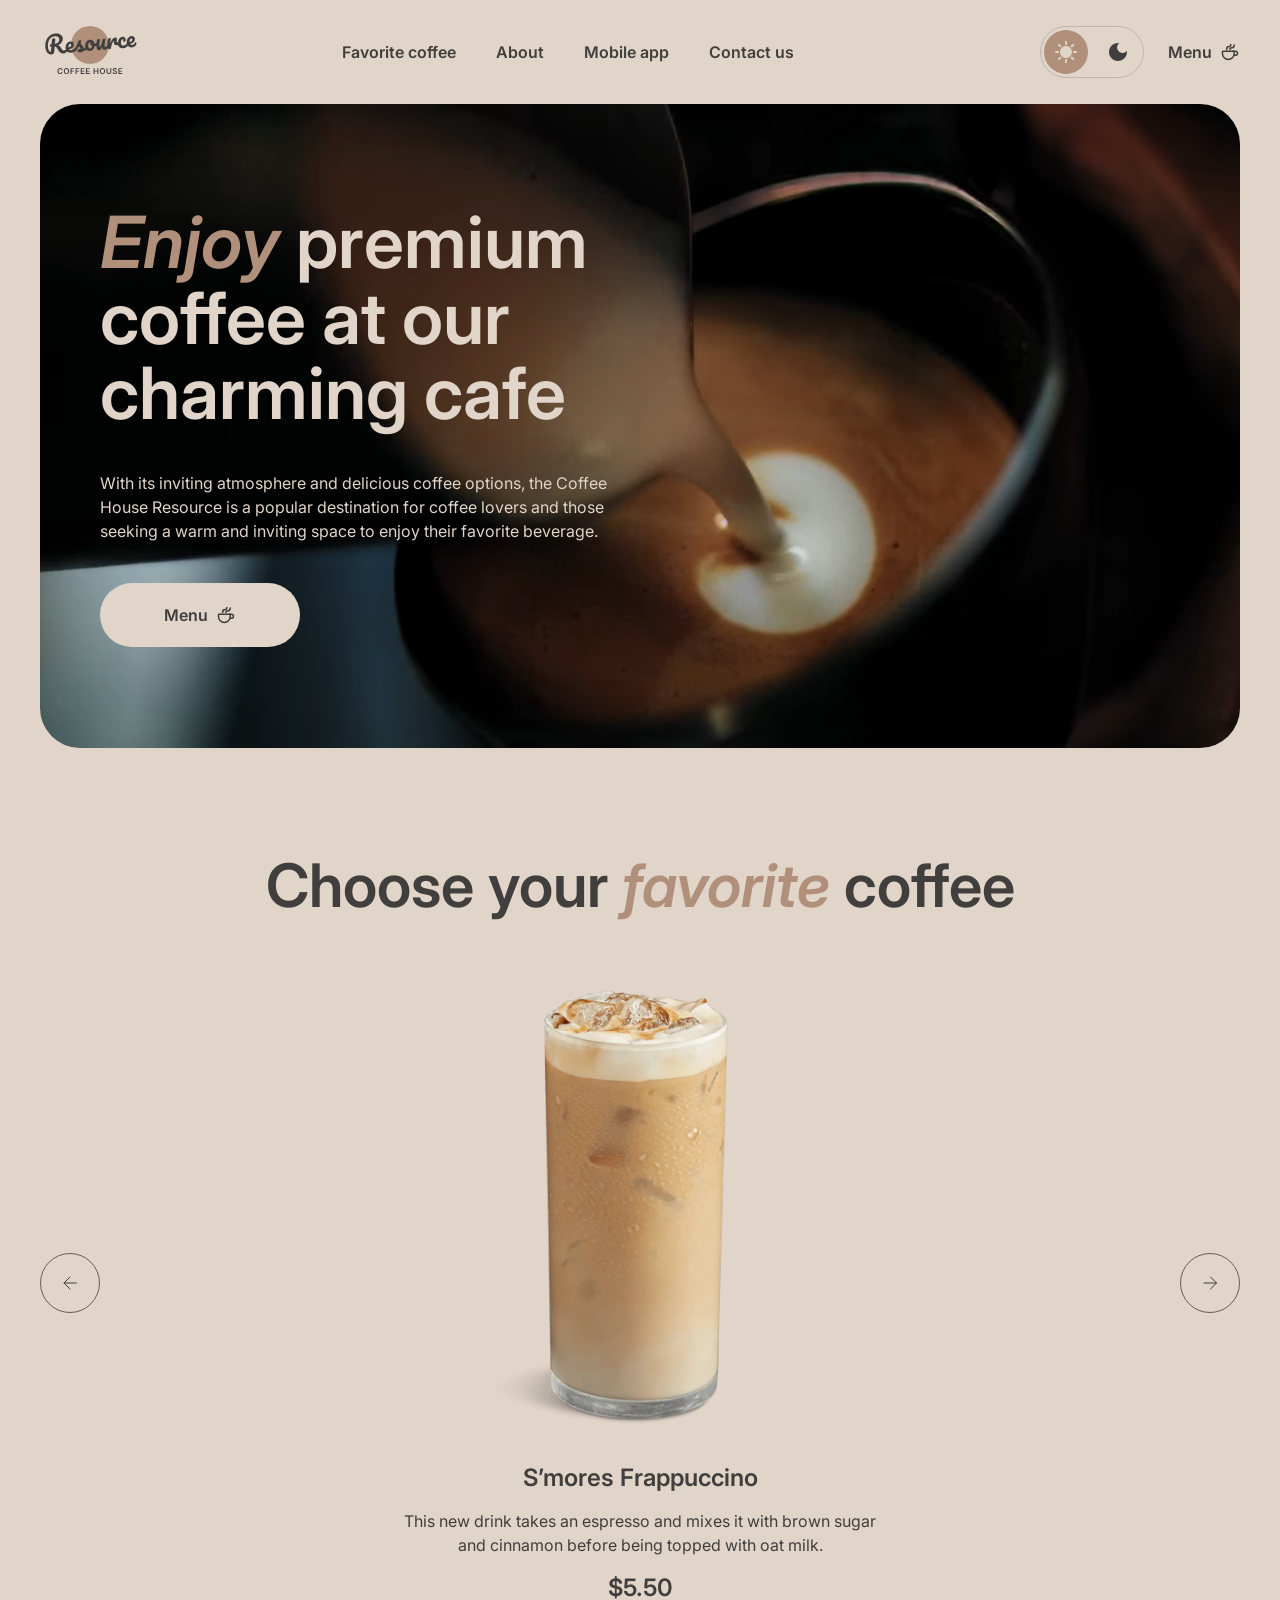
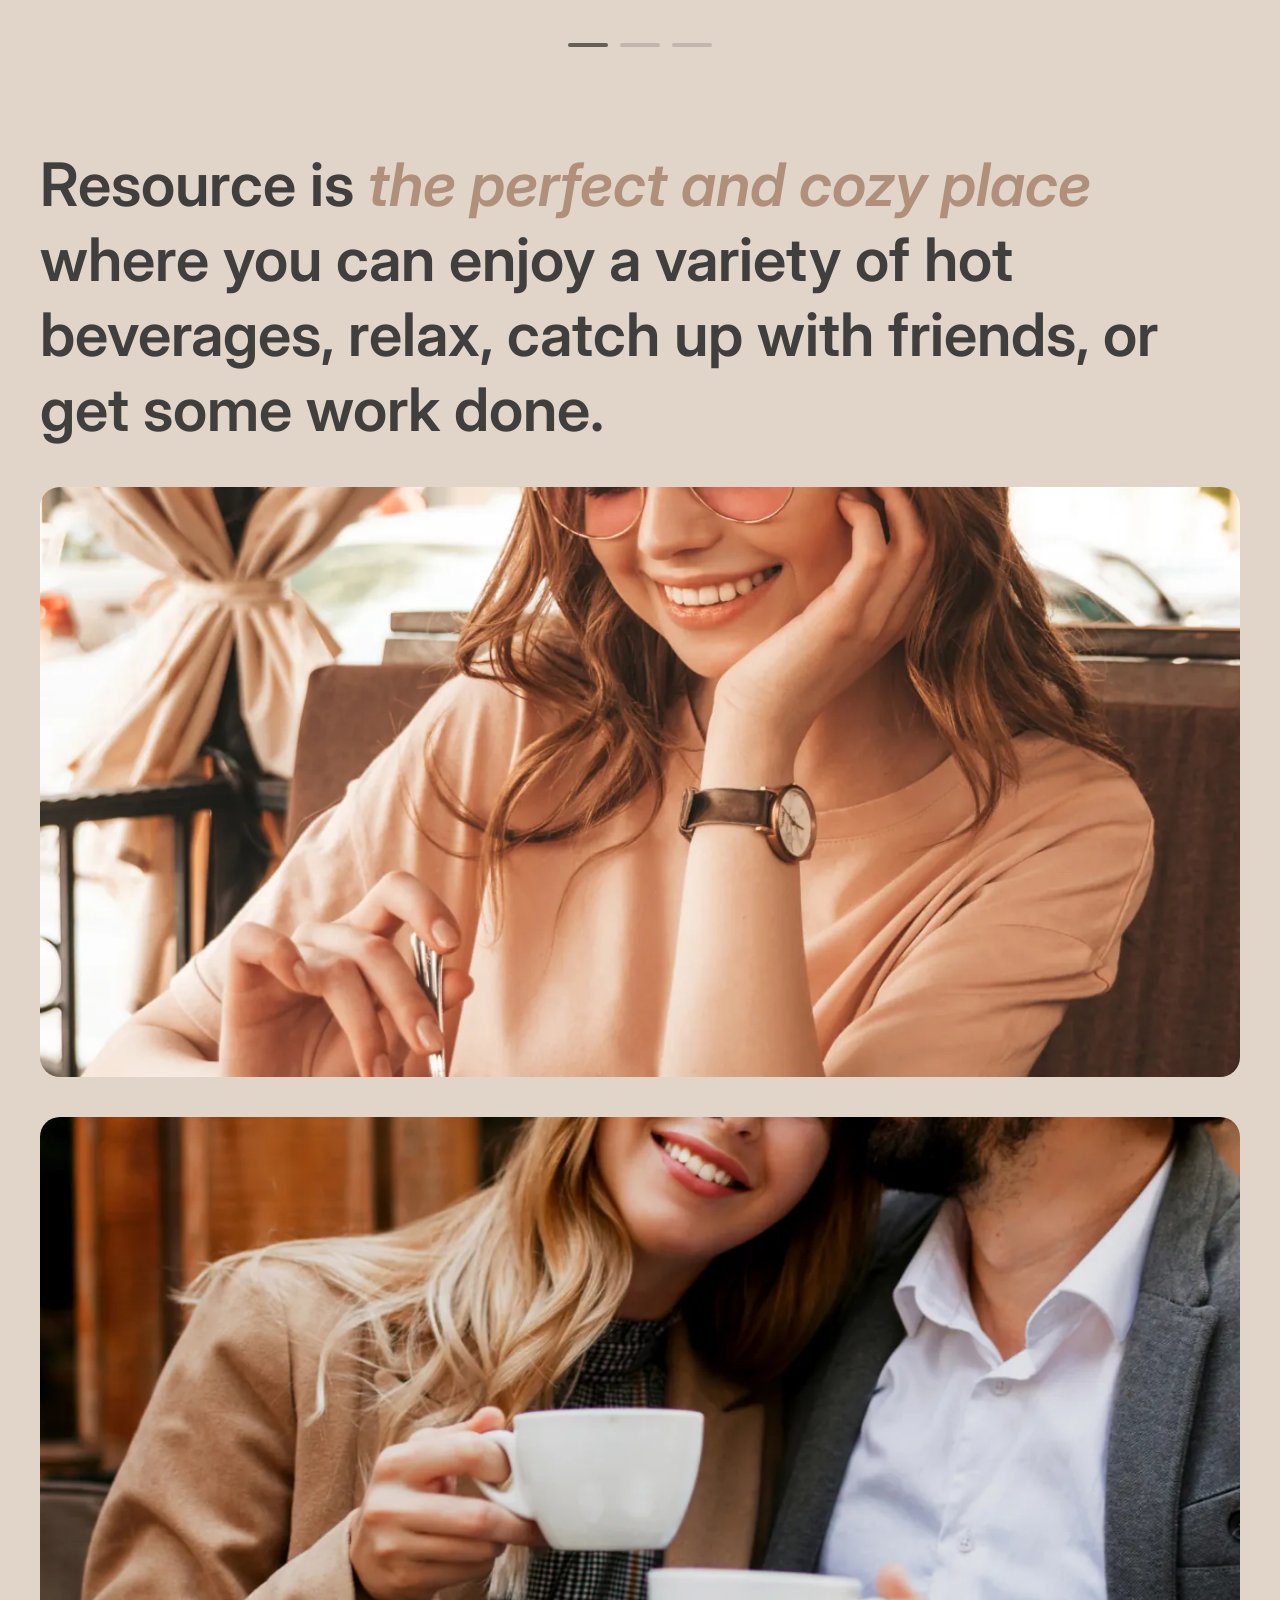
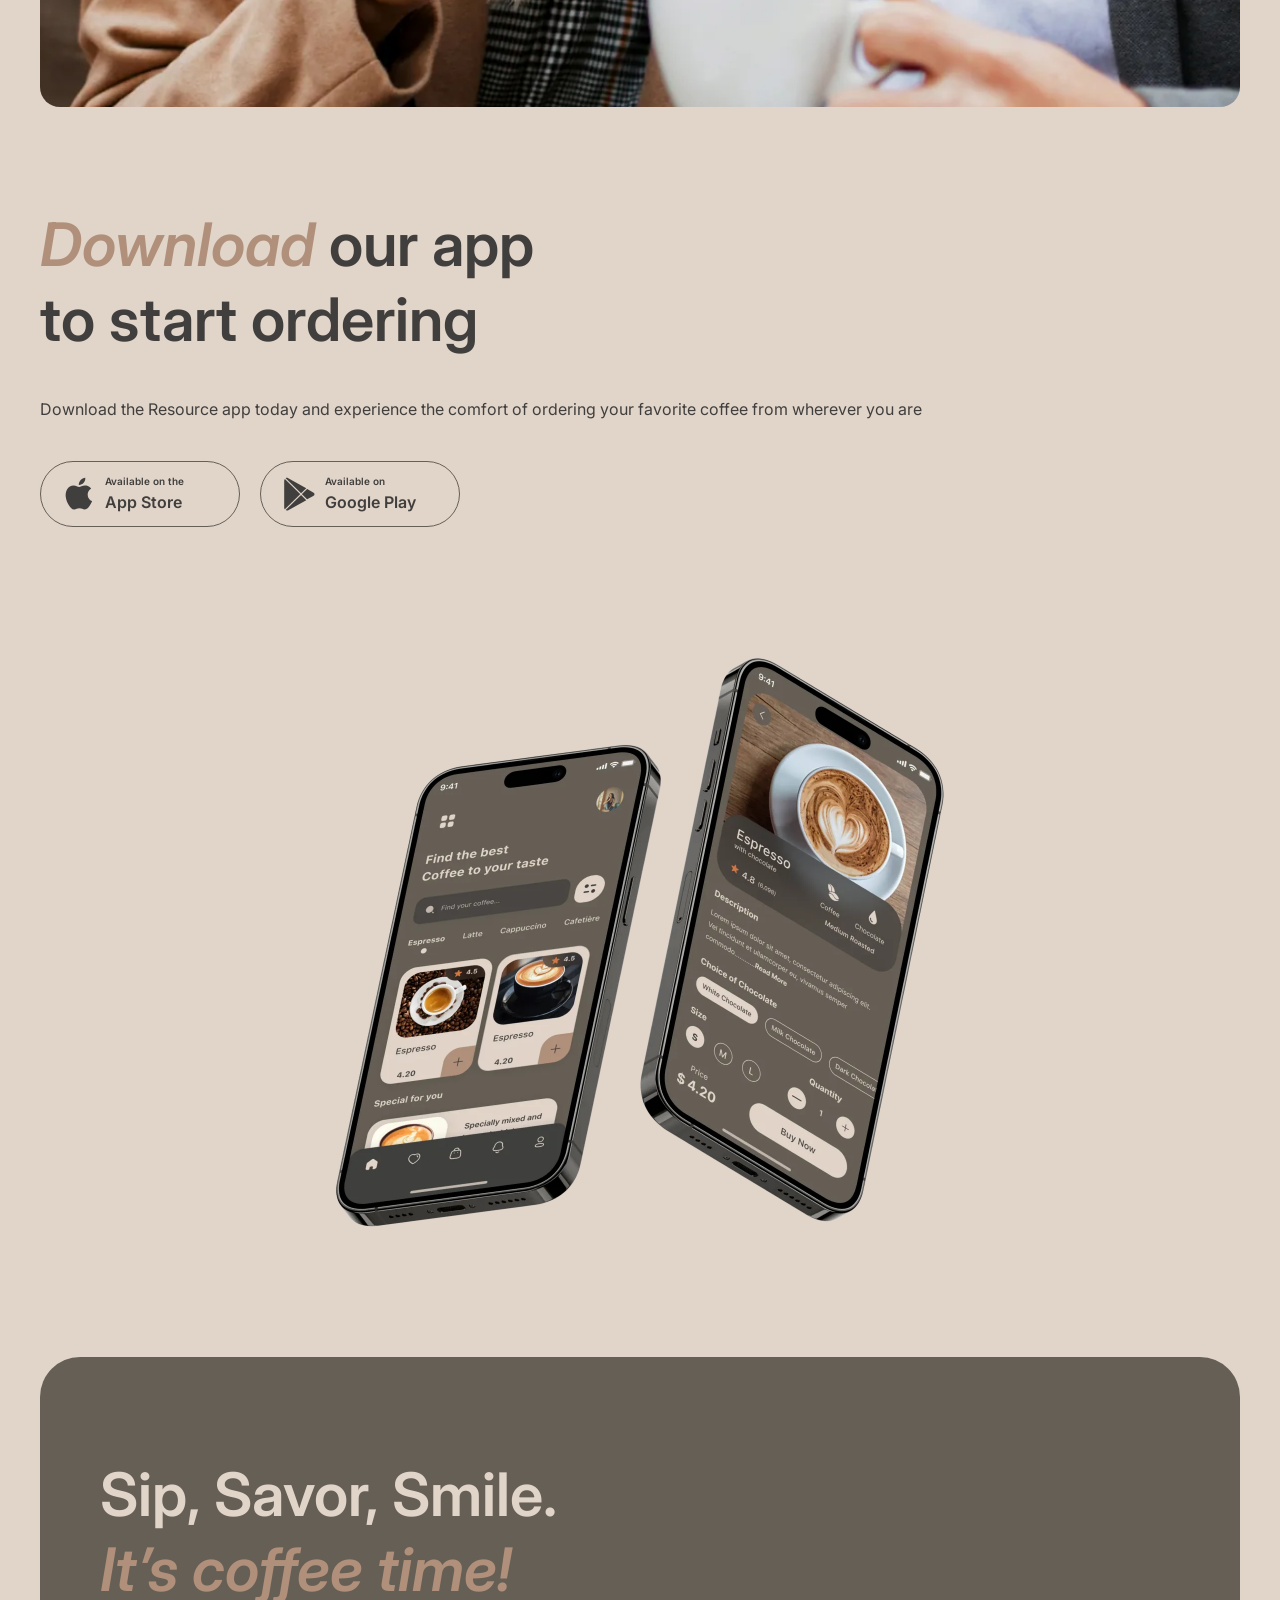
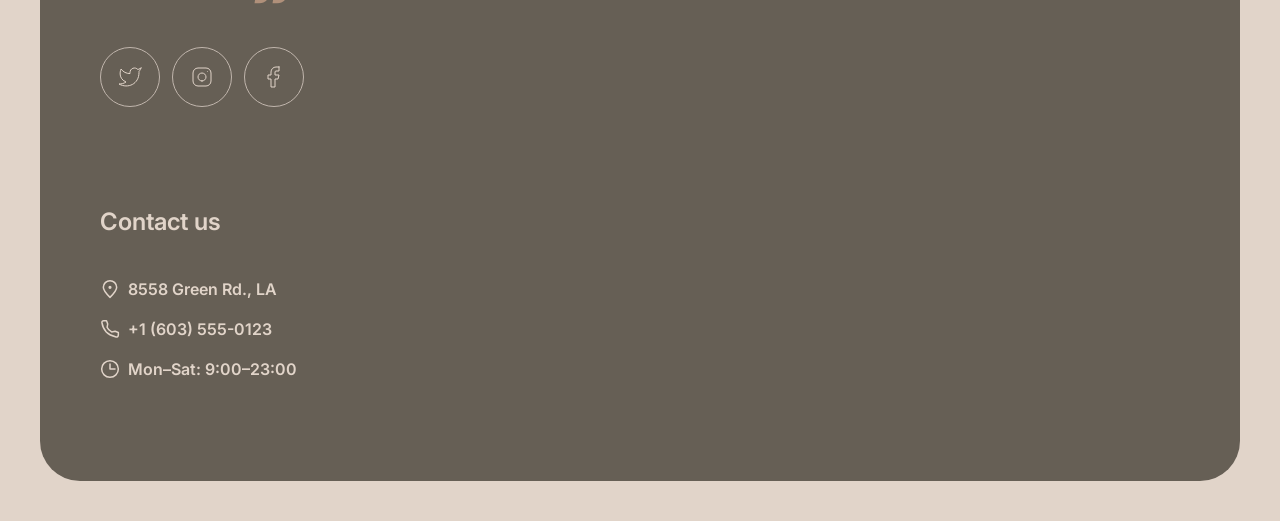
<file: index.html>
<!DOCTYPE html>
<html lang="en">
<head>
  <meta charset="UTF-8">
  <meta name="viewport" content="width=device-width, initial-scale=1.0">
  <title>Coffee House</title>
  <script src="./js/theme.js"></script>
  <link rel="icon" href="./assets/latte.ico">
  <link rel="preconnect" href="https://fonts.googleapis.com">
  <link rel="preconnect" href="https://fonts.gstatic.com" crossorigin>
  <link href="https://fonts.googleapis.com/css2?family=Inter:wght@400;600&display=swap" rel="stylesheet">
  <link rel="stylesheet" href="./css/main.css">
</head>
<body>
  <header class="header home">
    <div class="container header__container">
      <a href="./index.html" class="logo" aria-label="Coffee House, home">
        <svg width="100" height="60" class="logo__icon" aria-hidden="true" focusable="false">
          <use href="assets/sprite.svg#icon-logo"></use>
        </svg>
      </a>
      <nav id="navigation" class="navigation">
        <ul class="navigation__list">
          <li class="navigation__item">
            <a href="#favorite-coffee" class="navigation__link">Favorite coffee</a>
          </li>
          <li class="navigation__item">
            <a href="#about" class="navigation__link">About</a>
          </li>
          <li class="navigation__item">
            <a href="#mobile-app" class="navigation__link">Mobile app</a>
          </li>
          <li class="navigation__item">
            <a href="#contact-us" class="navigation__link">Contact us</a>
          </li>
        </ul>
        <a href="./menu.html" class="menu-link">
          <span>Menu</span>
          <svg class="menu-link__icon" aria-hidden="true" focusable="false">
            <use href="assets/sprite.svg#icon-coffee-cup"></use>
          </svg>
        </a>
      </nav>
      <div class="control">
        <div class="theme-switch">
          <ul class="theme-switch__list">
            <li class="theme-switch__item theme-switch__item_active">
              <button type="button" class="theme-switch__button" aria-pressed="true" aria-label="Light theme" data-theme="light">
                <svg width="22" height="22" class="theme-switch__icon" aria-hidden="true" focusable="false">
                  <use href="assets/sprite.svg#icon-sun"></use>
                </svg>
              </button>
            </li>
            <li class="theme-switch__item">
              <button type="button" class="theme-switch__button" aria-pressed="false" aria-label="Dark theme" data-theme="dark">
                <svg width="18" height="18" class="theme-switch__icon" aria-hidden="true" focusable="false">
                  <use href="assets/sprite.svg#icon-moon"></use>
                </svg>
              </button>
            </li>
          </ul>
        </div>
        <button
          type="button"
          class="burger-button"
          aria-label="Open menu"
          aria-expanded="false"
          aria-controls="navigation"
        ></button>
      </div>
    </div>
  </header>
  <main>
    <section class="enjoy" aria-labelledby="enjoy-title">
      <div class="container enjoy__container">
        <video
          class="enjoy__video"
          aria-hidden="true"
          playsinline
          autoplay
          muted
          loop
          poster="./assets/webp/enjoy-poster.webp"
          width="1440"
          height="760"
        >
          <source src="./assets/video/enjoy.webm" type="video/webm">
        </video>
        <div class="enjoy__content">
          <h1 class="enjoy__title" id="enjoy-title">
            <span class="enjoy__title_highlight">Enjoy</span>
            <span class="enjoy__title_text">premium coffee at our charming cafe</span>
          </h1>
          <p class="enjoy__description">With its inviting atmosphere and delicious coffee options, the Coffee House Resource is a popular destination for coffee lovers and those seeking a warm and inviting space to enjoy their favorite beverage.</p>
          <a href="./menu.html" class="enjoy__link">
            <span class="enjoy__text">Menu</span>
            <svg width="20" height="20" class="enjoy__icon" aria-hidden="true" focusable="false">
              <use href="assets/sprite.svg#icon-coffee-cup"></use>
            </svg>
          </a>
        </div>
      </div>
    </section>
    <section id="favorite-coffee" class="choose" aria-labelledby="choose-title">
      <div class="container choose__container">
        <h2 class="choose__title" id="choose-title">
          <span class="choose__title_text">Choose your</span>
          <span class="choose__title_highlight">favorite</span>
          <span class="choose__title_text">coffee</span>
        </h2>
        <div class="choose__slider-box">
          <div class="choose__slider">
            <ul class="choose__list">
              <li class="choose__item">
                <img
                  class="choose__image"
                  src="./assets/webp/smores-frappuccino.webp"
                  alt="S’mores Frappuccino in a tall glass, topped with foam and crushed ice"
                  width="1060"
                  height="1060"
                >
                <div class="choose__box">
                  <h3 class="choose__subtitle">S’mores Frappuccino</h3>
                  <p class="choose__description">This new drink takes an espresso and mixes it with brown sugar and cinnamon before being topped with oat milk.</p>
                  <div class="choose__price">$5.50</div>
                </div>
              </li>
              <li class="choose__item">
                <img
                  class="choose__image"
                  src="./assets/webp/caramel-macchiato.webp"
                  alt="Caramel Macchiato in a glass cup, with layers of espresso, milk and foam"
                  width="1060"
                  height="1060"
                >
                <div class="choose__box">
                  <h3 class="choose__subtitle">Caramel Macchiato</h3>
                  <p class="choose__description">Fragrant and unique classic espresso with rich caramel-peanut syrup, with cream under whipped thick foam.</p>
                  <div class="choose__price">$5.00</div>
                </div>
              </li>
              <li class="choose__item">
                <img
                  class="choose__image"
                  src="./assets/webp/ice-coffee.webp"
                  alt="Ice coffee in a tall glass with large ice cubes"
                  width="1060"
                  height="1060"
                >
                <div class="choose__box">
                  <h3 class="choose__subtitle">Ice coffee</h3>
                  <p class="choose__description">A popular summer drink that tones and invigorates. Prepared from coffee, milk and ice.</p>
                  <div class="choose__price">$4.50</div>
                </div>
              </li>
            </ul>
          </div>
          <ul class="bullet__list">
            <li class="bullet__item bullet__item_active"></li>
            <li class="bullet__item"></li>
            <li class="bullet__item"></li>
          </ul>
          <ul class="arrow__list">
            <li class="arrow__item">
              <button type="button" class="arrow__button" aria-label="Previous slide">
                <svg width="24" height="24" class="arrow__icon" aria-hidden="true" focusable="false">
                  <use href="assets/sprite.svg#icon-arrow-left"></use>
                </svg>
              </button>
            </li>
            <li class="arrow__item">
              <button type="button" class="arrow__button" aria-label="Next slide">
                <svg width="24" height="24" class="arrow__icon" aria-hidden="true" focusable="false">
                  <use href="assets/sprite.svg#icon-arrow-right"></use>
                </svg>
              </button>
            </li>
          </ul>
        </div>
      </div>
    </section>
    <section id="about" class="resource" aria-labelledby="resource-title">
      <div class="container resource__container">
        <h2 class="resource__description" id="resource-title">
          <span class="resource__description_text">Resource is</span>
          <span class="resource__description_highlight">the perfect and cozy place</span>
          <span class="resource__description_text">where you can enjoy a variety of hot beverages, relax, catch up with friends, or get some work done.</span>
        </h2>
        <ul class="resource__list">
          <li class="resource__item">
            <img
              src="./assets/webp/terrace-coffee.webp"
              alt="A smiling woman in sunglasses stirring coffee at a sunlit cafe terrace"
              class="resource__image"
              width="1452"
              height="1452"
              loading="lazy"
            >
          </li>
          <li class="resource__item">
            <img
              src="./assets/webp/cozy-evening-coffee.webp"
              alt="A cup of espresso on a table surrounded by warm fairy lights"
              class="resource__image"
              width="1452"
              height="1452"
              loading="lazy"
            >
          </li>
          <li class="resource__item">
            <img
              src="./assets/webp/work-over-coffee.webp"
              alt="A man working on a laptop with a cup of coffee in hand"
              class="resource__image"
              width="1452"
              height="1452"
              loading="lazy"
            >
          </li>
          <li class="resource__item">
            <img
              src="./assets/webp/coffee-for-two.webp"
              alt="A couple smiling over cups of coffee at an outdoor cafe table"
              class="resource__image"
              width="1452"
              height="1452"
              loading="lazy"
            >
          </li>
        </ul>
      </div>
    </section>
    <section id="mobile-app" class="download" aria-labelledby="download-title">
      <div class="container download__container">
        <div class="download__content">
          <h2 class="download__title" id="download-title">
            <span class="download__title_highlight">Download</span>
            <span class="download__title_text">our app <br> to start ordering</span>
          </h2>
          <p class="download__description">Download the Resource app today and experience the comfort of ordering your favorite coffee from wherever you are</p>
          <div class="download__list">
            <a href="https://www.apple.com/app-store/" target="_blank" rel="noopener noreferrer" class="download__item">
              <svg class="download__icon" width="36" height="36" aria-hidden="true" focusable="false">
                <use href="assets/sprite.svg#icon-app-store"></use>
              </svg>
              <span class="download__text">
                <span>Available on the</span>
                <span class="download__text_highlight">App Store</span>
              </span>
            </a>
            <a href="https://play.google.com/store/" target="_blank" rel="noopener noreferrer" class="download__item">
              <svg class="download__icon" width="36" height="36" aria-hidden="true" focusable="false">
                <use href="assets/sprite.svg#icon-google-play"></use>
              </svg>
              <span class="download__text">
                <span>Available on</span>
                <span class="download__text_highlight">Google Play</span>
              </span>
            </a>
          </div>
        </div>
        <img
          class="download__image"
          src="./assets/webp/mobile-screens.webp"
          alt="Two smartphones showing the Coffee House app: a coffee catalog and an espresso order screen"
          width="1260"
          height="1260"
          loading="lazy"
        >
      </div>
    </section>
  </main>
  <footer id="contact-us" class="footer">
    <div class="container footer__container">
      <div class="footer__content">
        <div class="footer__offer">
          <h2 class="offer__title">
            <span>Sip, Savor, Smile.</span>
            <span class="offer__title_highlight">It’s coffee time!</span>
          </h2>
          <ul class="socials__list">
            <li class="socials__item">
              <a href="https://x.com/" target="_blank" rel="noopener noreferrer" class="socials__link" aria-label="Coffee House on X">
                <svg class="socials__icon" width="24" height="24" aria-hidden="true" focusable="false">
                  <use href="assets/sprite.svg#icon-twitter"></use>
                </svg>
              </a>
            </li>
            <li class="socials__item">
              <a href="https://www.instagram.com/" target="_blank" rel="noopener noreferrer" class="socials__link" aria-label="Coffee House on Instagram">
                <svg class="socials__icon" width="24" height="24" aria-hidden="true" focusable="false">
                  <use href="assets/sprite.svg#icon-instagram"></use>
                </svg>
              </a>
            </li>
            <li class="socials__item">
              <a href="https://www.facebook.com/" target="_blank" rel="noopener noreferrer" class="socials__link" aria-label="Coffee House on Facebook">
                <svg class="socials__icon" width="24" height="24" aria-hidden="true" focusable="false">
                  <use href="assets/sprite.svg#icon-facebook"></use>
                </svg>
              </a>
            </li>
          </ul>
        </div>
        <address class="footer__contact">
          <p class="contact__title">Contact us</p>
          <ul class="contact__list">
            <li class="contact__item">
              <a href="https://www.google.com/maps" target="_blank" rel="noopener noreferrer" class="contact__link">
                <svg class="contact__icon" width="20" height="20" aria-hidden="true" focusable="false">
                  <use href="assets/sprite.svg#icon-pin-alt"></use>
                </svg>
                <span class="contact__description">8558 Green Rd.,  LA</span>
              </a>
            </li>
            <li class="contact__item">
              <a href="tel:+16035550123" class="contact__link">
                <svg class="contact__icon" width="20" height="20" aria-hidden="true" focusable="false">
                  <use href="assets/sprite.svg#icon-phone"></use>
                </svg>
                <span class="contact__description">+1 (603) 555-0123</span>
              </a>
            </li>
            <li class="contact__item">
              <svg class="contact__icon" width="20" height="20" aria-hidden="true" focusable="false">
                <use href="assets/sprite.svg#icon-clock"></use>
              </svg>
              <span class="contact__description">Mon–Sat: 9:00–23:00</span>
            </li>
          </ul>
        </address>
      </div>
    </div>
  </footer>
  <script src="./js/burger.js" type="module"></script>
  <script src="./js/slider.js" type="module"></script>
</body>
</html>
</file>
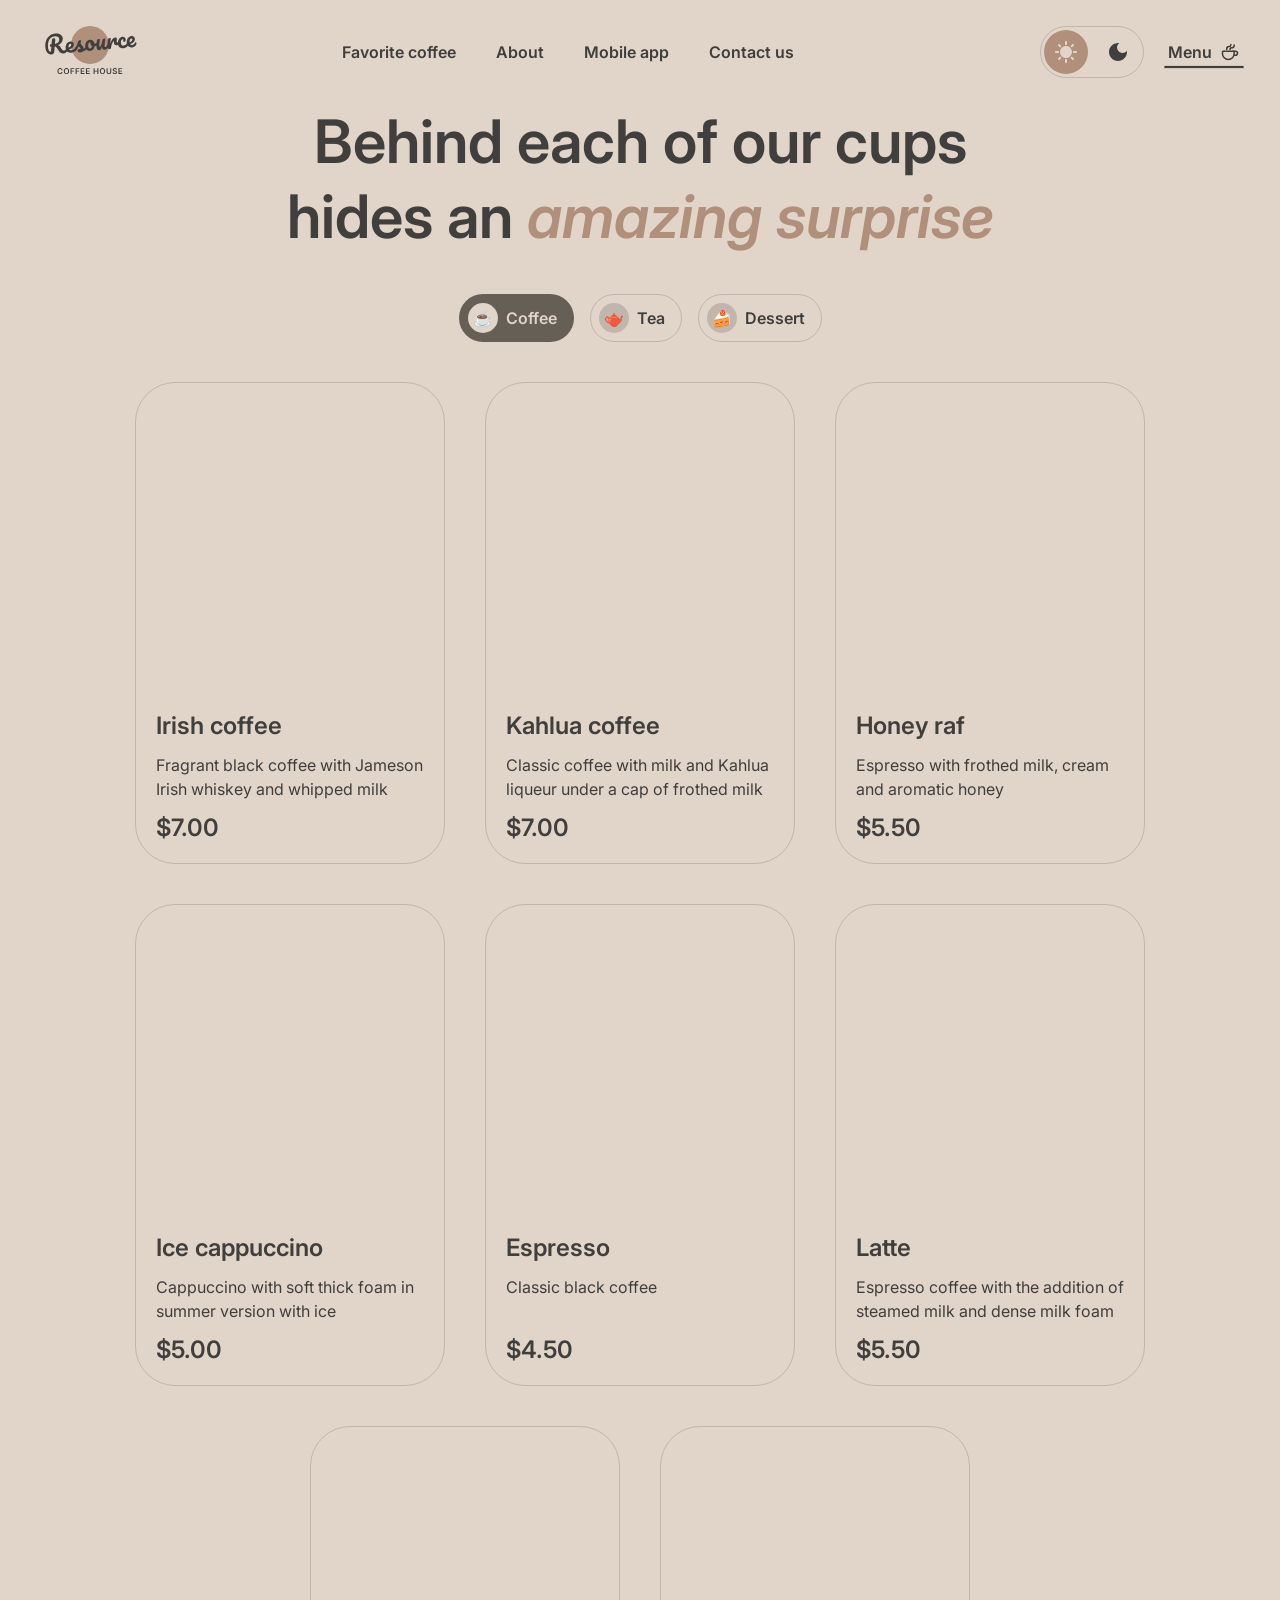
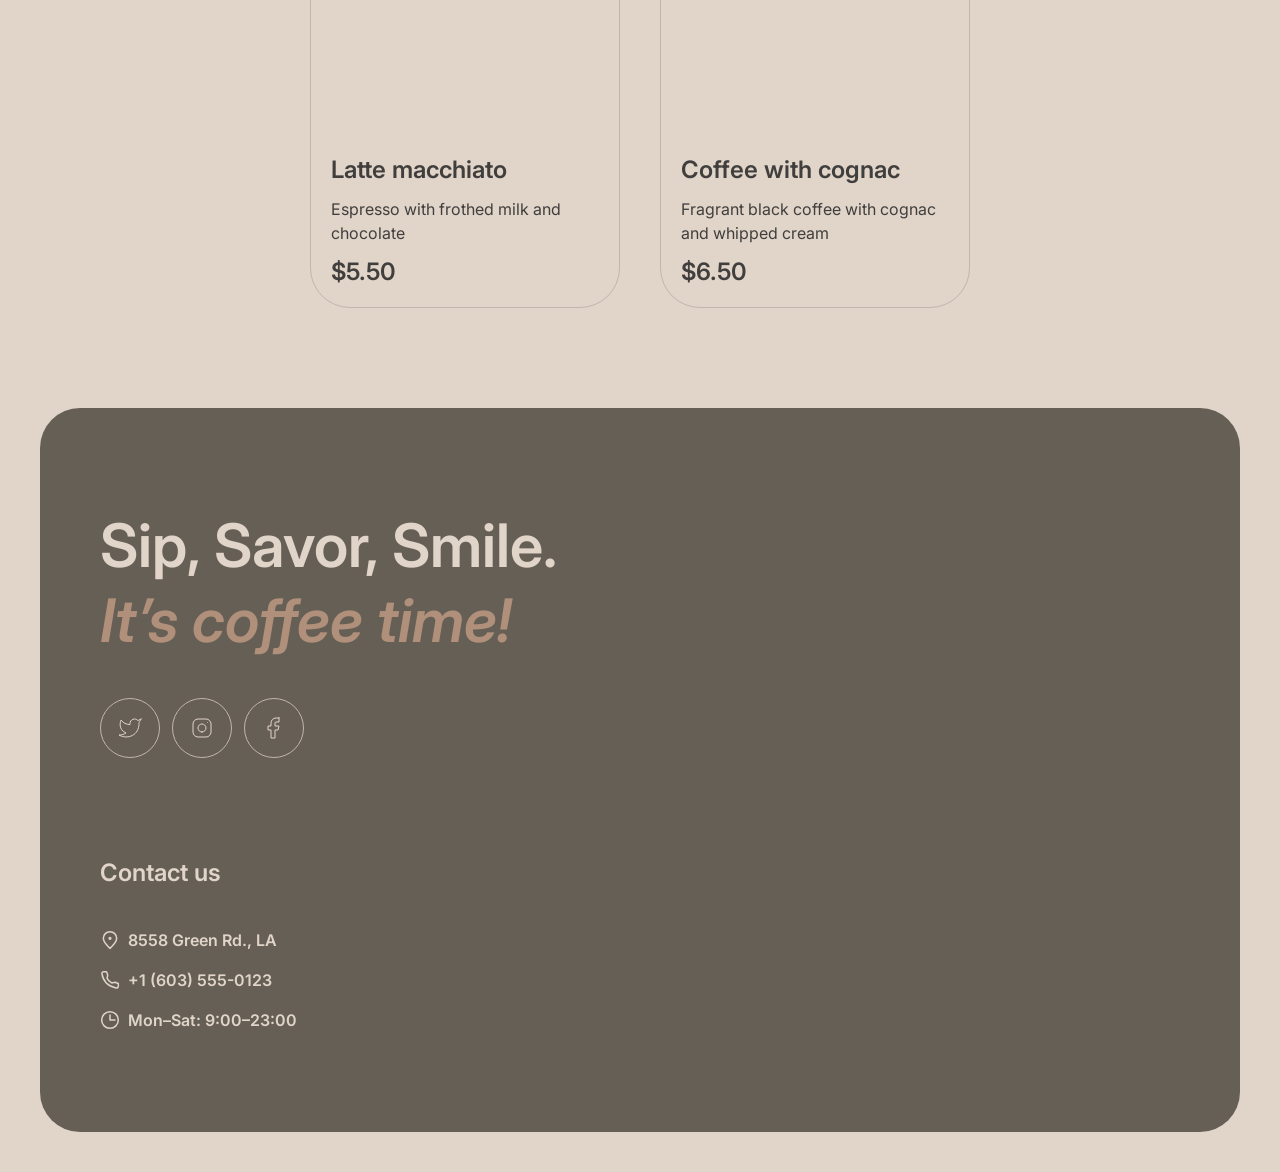
<file: menu.html>
<!DOCTYPE html>
<html lang="en">
<head>
  <meta charset="UTF-8">
  <meta name="viewport" content="width=device-width, initial-scale=1.0">
  <title>Coffe House</title>
  <script src="./js/theme.js"></script>
  <link rel="icon" href="./assets/latte.ico">
  <link rel="preconnect" href="https://fonts.googleapis.com">
  <link rel="preconnect" href="https://fonts.gstatic.com" crossorigin>
  <link href="https://fonts.googleapis.com/css2?family=Inter:wght@400;600&display=swap" rel="stylesheet">
  <link rel="stylesheet" href="./css/main.css">
</head>
<body>
  <header class="header menu">
    <div class="container header__container">
      <a href="./index.html" class="logo" aria-label="Coffee House, home">
        <svg width="100" height="60" class="logo__icon" aria-hidden="true" focusable="false">
          <use href="assets/sprite.svg#icon-logo"></use>
        </svg>
      </a>
      <nav id="navigation" class="navigation">
        <ul class="navigation__list">
          <li class="navigation__item">
            <a href="./index.html#favorite-coffee" class="navigation__link">Favorite coffee</a>
          </li>
          <li class="navigation__item">
            <a href="./index.html#about" class="navigation__link">About</a>
          </li>
          <li class="navigation__item">
            <a href="./index.html#mobile-app" class="navigation__link">Mobile app</a>
          </li>
          <li class="navigation__item">
            <a href="#contact-us" class="navigation__link">Contact us</a>
          </li>
        </ul>
        <a href="./menu.html" class="menu-link">
          <span>Menu</span>
          <svg class="menu-link__icon" aria-hidden="true" focusable="false">
            <use href="assets/sprite.svg#icon-coffee-cup"></use>
          </svg>
        </a>
      </nav>
      <div class="control">
        <div class="theme-switch">
          <ul class="theme-switch__list">
            <li class="theme-switch__item theme-switch__item_active">
              <button type="button" class="theme-switch__button" aria-pressed="true" aria-label="Light theme" data-theme="light">
                <svg width="22" height="22" class="theme-switch__icon" aria-hidden="true" focusable="false">
                  <use href="assets/sprite.svg#icon-sun"></use>
                </svg>
              </button>
            </li>
            <li class="theme-switch__item">
              <button type="button" class="theme-switch__button" aria-pressed="false" aria-label="Dark theme" data-theme="dark">
                <svg width="18" height="18" class="theme-switch__icon" aria-hidden="true" focusable="false">
                  <use href="assets/sprite.svg#icon-moon"></use>
                </svg>
              </button>
            </li>
          </ul>
        </div>
        <button
          type="button"
          class="burger-button"
          aria-label="Open menu"
          aria-expanded="false"
          aria-controls="navigation"
        ></button>
      </div>
    </div>
  </header>
  <main>
    <section class="menu" aria-labelledby="menu-title">
      <div class="container menu__container">
        <h1 class="menu__title" id="menu-title">
          <span class="menu__title_text">Behind each of our cups hides an</span>
          <span class="menu__title_highlight">amazing surprise</span>
        </h1>
        <ul class="filter__list">
          <li class="filter__item filter__item_active">
            <button type="button" class="filter__button" data-category="coffee" aria-pressed="true">
              <span class="filter__icon" aria-hidden="true">☕</span>
              <span class="filter__text">Coffee</span>
            </button>
          </li>
          <li class="filter__item">
            <button type="button" class="filter__button" data-category="tea" aria-pressed="false">
              <span class="filter__icon" aria-hidden="true">🫖</span>
              <span class="filter__text">Tea</span>
            </button>
          </li>
          <li class="filter__item">
            <button type="button" class="filter__button" data-category="dessert" aria-pressed="false">
              <span class="filter__icon" aria-hidden="true">🍰</span>
              <span class="filter__text">Dessert</span>
            </button>
          </li>
        </ul>
        <ul class="product__list"></ul>
        <button type="button" class="refresh-button" aria-label="Show more products">
          <svg width="24" height="24" class="refresh-icon" aria-hidden="true" focusable="false">
            <use href="assets/sprite.svg#icon-refresh"></use>
          </svg>
        </button>
      </div>
    </section>
  </main>
  <footer id="contact-us" class="footer">
    <div class="container footer__container">
      <div class="footer__content">
        <div class="footer__offer">
          <h2 class="offer__title">
            <span>Sip, Savor, Smile.</span>
            <span class="offer__title_highlight">It’s coffee time!</span>
          </h2>
          <ul class="socials__list">
            <li class="socials__item">
              <a href="https://x.com/" target="_blank" rel="noopener noreferrer" class="socials__link" aria-label="Coffee House on X">
                <svg class="socials__icon" width="24" height="24" aria-hidden="true" focusable="false">
                  <use href="assets/sprite.svg#icon-twitter"></use>
                </svg>
              </a>
            </li>
            <li class="socials__item">
              <a href="https://www.instagram.com/" target="_blank" rel="noopener noreferrer" class="socials__link" aria-label="Coffee House on Instagram">
                <svg class="socials__icon" width="24" height="24" aria-hidden="true" focusable="false">
                  <use href="assets/sprite.svg#icon-instagram"></use>
                </svg>
              </a>
            </li>
            <li class="socials__item">
              <a href="https://www.facebook.com/" target="_blank" rel="noopener noreferrer" class="socials__link" aria-label="Coffee House on Facebook">
                <svg class="socials__icon" width="24" height="24" aria-hidden="true" focusable="false">
                  <use href="assets/sprite.svg#icon-facebook"></use>
                </svg>
              </a>
            </li>
          </ul>
        </div>
        <address class="footer__contact">
          <p class="contact__title">Contact us</p>
          <ul class="contact__list">
            <li class="contact__item">
              <a href="https://www.google.com/maps" target="_blank" rel="noopener noreferrer" class="contact__link">
                <svg class="contact__icon" width="20" height="20" aria-hidden="true" focusable="false">
                  <use href="assets/sprite.svg#icon-pin-alt"></use>
                </svg>
                <span class="contact__description">8558 Green Rd.,  LA</span>
              </a>
            </li>
            <li class="contact__item">
              <a href="tel:+16035550123" class="contact__link">
                <svg class="contact__icon" width="20" height="20" aria-hidden="true" focusable="false">
                  <use href="assets/sprite.svg#icon-phone"></use>
                </svg>
                <span class="contact__description">+1 (603) 555-0123</span>
              </a>
            </li>
            <li class="contact__item">
              <svg class="contact__icon" width="20" height="20" aria-hidden="true" focusable="false">
                <use href="assets/sprite.svg#icon-clock"></use>
              </svg>
              <span class="contact__description">Mon–Sat: 9:00–23:00</span>
            </li>
          </ul>
        </address>
      </div>
    </div>
  </footer>
  <div class="overlay">
    <div class="modal" role="dialog" aria-modal="true" aria-labelledby="modal-title">
      <div class="modal__image-box">
        <img
          src="./assets/webp/irish-coffee.webp"
          alt=""
          class="modal__image"
          width="680"
          height="680"
          loading="lazy"
        >
      </div>
      <div class="modal__content">
        <div class="product">
          <h2 class="product__name" id="modal-title">Irish coffee</h2>
          <p class="product__description">Fragrant black coffee with Jameson Irish whiskey and whipped milk</p>
        </div>
        <div class="size">
          <h3 class="size__name">Size</h3>
          <ul class="size__list">
            <li class="size__item size__item_active">
              <span class="size__icon">S</span>
              <span class="size__text">200 ml</span>
            </li>
            <li class="size__item">
              <span class="size__icon">M</span>
              <span class="size__text">300 ml</span>
            </li>
            <li class="size__item">
              <span class="size__icon">L</span>
              <span class="size__text">400 ml</span>
            </li>
          </ul>
        </div>
        <div class="additive">
          <h3 class="additive__name">Additives</h3>
          <ul class="additive__list">
            <li class="additive__item">
              <span class="additive__icon">1</span>
              <span class="additive__text">Sugar</span>
            </li>
            <li class="additive__item">
              <span class="additive__icon">2</span>
              <span class="additive__text">Cinnamon</span>
            </li>
            <li class="additive__item">
              <span class="additive__icon">3</span>
              <span class="additive__text">Syrup</span>
            </li>
          </ul>
        </div>
        <div class="total">
          <span class="total__name">Total:</span>
          <span class="total__number">$7.00</span>
        </div>
        <div class="alert">
          <svg width="16" height="16" class="alert__icon" aria-hidden="true" focusable="false">
            <use href="assets/sprite.svg#icon-info"></use>
          </svg>
          <p class="alert__description">The cost is not final. Download our mobile app to see the final price and place your order. Earn loyalty points and enjoy your favorite coffee with up to 20% discount.</p>
        </div>
        <button type="button" class="modal__button">Close</button>
      </div>
    </div>
  </div>
  <script src="./js/burger.js" type="module"></script>
  <script src="./js/menu.js" type="module"></script>
</body>
</html>
</file>
<file: css/main.css>
:root {
  --primary-text: #403f3d;
  --inverse-text: #e1d4c9;
  --accent-text: #b0907a;
  --page-background: #e1d4c9;
  --container-background: #665f55;
  --modal-background: #e1d4c9;
  --tab-background: #665f55;
  --overlay-background: rgba(64, 63, 61, 0.8);
  --primary-border: #c1b6ad;
  --inverse-border: #665f55;
  --dark-primary-text: #e1d4c9;
  --dark-inverse-text: #e1d4c9;
  --dark-accent-text: #b0907a;
  --dark-page-background: #292826;
  --dark-container-background: #403f3d;
  --dark-modal-background: #403f3d;
  --dark-tab-background: #292826;
  --dark-overlay-background: rgba(41, 40, 38, 0.8);
  --dark-primary-border: #665f55;
  --dark-inverse-border: #c1b6ad;
}

:root.theme-dark {
  --primary-text: var(--dark-primary-text);
  --inverse-text: var(--dark-inverse-text);
  --accent-text: var(--dark-accent-text);
  --page-background: var(--dark-page-background);
  --container-background: var(--dark-container-background);
  --modal-background: var(--dark-modal-background);
  --tab-background: var(--dark-tab-background);
  --overlay-background: var(--dark-overlay-background);
  --primary-border: var(--dark-primary-border);
  --inverse-border: var(--dark-inverse-border);
}

*,
::after,
::before {
  -webkit-box-sizing: border-box;
          box-sizing: border-box;
}

html {
  scroll-behavior: smooth;
}

body {
  min-height: 100vh;
  margin: 0;
  display: -webkit-box;
  display: -ms-flexbox;
  display: flex;
  -webkit-box-orient: vertical;
  -webkit-box-direction: normal;
      -ms-flex-direction: column;
          flex-direction: column;
}

main {
  -webkit-box-flex: 1;
      -ms-flex-positive: 1;
          flex-grow: 1;
}

img {
  width: 100%;
  height: auto;
  display: block;
}

button,
input,
select,
textarea {
  font-family: inherit;
  font-size: 100%;
  margin: 0;
}

ul {
  padding: 0;
  margin: 0;
  list-style: none;
}

h1,
h2,
h3,
h4,
h5,
h6,
p {
  margin: 0;
}

a {
  text-decoration: none;
  color: inherit;
}

body {
  padding-bottom: 20px;
  font-family: "Inter", sans-serif;
  font-size: 16px;
  color: var(--primary-text);
  background: var(--page-background);
}
@media screen and (min-width: 768px) {
  body {
    padding-bottom: 40px;
  }
}

main {
  margin-bottom: 100px;
  display: -webkit-box;
  display: -ms-flexbox;
  display: flex;
  -webkit-box-orient: vertical;
  -webkit-box-direction: normal;
      -ms-flex-direction: column;
          flex-direction: column;
  gap: 100px;
}

.container {
  width: 100%;
  max-width: 1440px;
  margin: 0 auto;
  padding: 0 16px;
}
@media screen and (min-width: 768px) {
  .container {
    padding: 0 40px;
  }
}

.header {
  padding: 20px 0;
}
.header__container {
  position: relative;
  display: -webkit-box;
  display: -ms-flexbox;
  display: flex;
  -webkit-box-pack: justify;
      -ms-flex-pack: justify;
          justify-content: space-between;
  -webkit-box-align: center;
      -ms-flex-align: center;
          align-items: center;
}
@media screen and (min-width: 769px) {
  .header__container {
    -webkit-box-pack: start;
        -ms-flex-pack: start;
            justify-content: flex-start;
  }
}
.header .navigation {
  position: fixed;
  top: 100px;
  bottom: 0;
  left: 0;
  -webkit-transform: translateX(100%);
          transform: translateX(100%);
  width: 100%;
  padding: 60px 16px;
  overflow-y: auto;
  display: -webkit-box;
  display: -ms-flexbox;
  display: flex;
  -webkit-box-orient: vertical;
  -webkit-box-direction: normal;
      -ms-flex-direction: column;
          flex-direction: column;
  -webkit-box-align: center;
      -ms-flex-align: center;
          align-items: center;
  gap: 100px;
  background: var(--page-background);
  z-index: 1;
  -webkit-transition: -webkit-transform 250ms cubic-bezier(0.4, 0, 0.2, 1);
  transition: -webkit-transform 250ms cubic-bezier(0.4, 0, 0.2, 1);
  transition: transform 250ms cubic-bezier(0.4, 0, 0.2, 1);
  transition: transform 250ms cubic-bezier(0.4, 0, 0.2, 1), -webkit-transform 250ms cubic-bezier(0.4, 0, 0.2, 1);
}
.header .navigation_opened {
  -webkit-transform: translateX(0);
          transform: translateX(0);
}
@media screen and (min-width: 769px) {
  .header .navigation {
    display: contents;
  }
}
.header .navigation__list {
  display: -webkit-box;
  display: -ms-flexbox;
  display: flex;
  -webkit-box-orient: vertical;
  -webkit-box-direction: normal;
      -ms-flex-direction: column;
          flex-direction: column;
  -webkit-box-align: center;
      -ms-flex-align: center;
          align-items: center;
  gap: 60px;
}
@media screen and (min-width: 769px) {
  .header .navigation__list {
    margin: 0 auto;
    -webkit-box-orient: horizontal;
    -webkit-box-direction: normal;
        -ms-flex-direction: row;
            flex-direction: row;
    gap: 40px;
  }
}
.header .navigation__item {
  display: -webkit-box;
  display: -ms-flexbox;
  display: flex;
  -webkit-box-pack: center;
      -ms-flex-pack: center;
          justify-content: center;
  -webkit-box-align: center;
      -ms-flex-align: center;
          align-items: center;
}
.header .navigation__link {
  position: relative;
  font-weight: 600;
  font-size: 32px;
  line-height: 1.25;
  text-align: center;
}
.header .navigation__link::before {
  content: "";
  position: absolute;
  bottom: -4px;
  left: 0;
  width: 100%;
  height: 2px;
  background: var(--primary-text);
  -webkit-transform: scale(0);
          transform: scale(0);
  -webkit-transition: -webkit-transform 500ms cubic-bezier(0.4, 0, 0.2, 1);
  transition: -webkit-transform 500ms cubic-bezier(0.4, 0, 0.2, 1);
  transition: transform 500ms cubic-bezier(0.4, 0, 0.2, 1);
  transition: transform 500ms cubic-bezier(0.4, 0, 0.2, 1), -webkit-transform 500ms cubic-bezier(0.4, 0, 0.2, 1);
}
@media screen and (min-width: 769px) {
  .header .navigation__link {
    padding: 16px 0;
    font-size: 16px;
    line-height: 1.5;
  }
  .header .navigation__link::before {
    bottom: 12px;
  }
}
@media (hover: hover) {
  .header .navigation__link:hover::before {
    -webkit-transform: scale(1);
            transform: scale(1);
  }
}
.header .navigation .menu-link {
  position: relative;
  display: -webkit-box;
  display: -ms-flexbox;
  display: flex;
  -webkit-box-pack: center;
      -ms-flex-pack: center;
          justify-content: center;
  -webkit-box-align: center;
      -ms-flex-align: center;
          align-items: center;
  gap: 16px;
  font-weight: 600;
  font-size: 32px;
  line-height: 1.25;
  text-align: center;
}
.header .navigation .menu-link::before {
  content: "";
  position: absolute;
  bottom: -4px;
  left: 0;
  width: 100%;
  height: 2px;
  background: var(--primary-text);
  -webkit-transform: scale(0);
          transform: scale(0);
  -webkit-transition: -webkit-transform 500ms cubic-bezier(0.4, 0, 0.2, 1);
  transition: -webkit-transform 500ms cubic-bezier(0.4, 0, 0.2, 1);
  transition: transform 500ms cubic-bezier(0.4, 0, 0.2, 1);
  transition: transform 500ms cubic-bezier(0.4, 0, 0.2, 1), -webkit-transform 500ms cubic-bezier(0.4, 0, 0.2, 1);
}
@media screen and (min-width: 769px) {
  .header .navigation .menu-link {
    -webkit-box-ordinal-group: 2;
        -ms-flex-order: 1;
            order: 1;
    margin-left: 24px;
    padding: 16px 0;
    gap: 8px;
    font-size: 16px;
    line-height: 1.5;
  }
  .header .navigation .menu-link::before {
    bottom: 12px;
  }
}
@media (hover: hover) {
  .header .navigation .menu-link:hover::before {
    -webkit-transform: scale(1);
            transform: scale(1);
  }
}
.header .navigation .menu-link__icon {
  width: 40px;
  height: 40px;
}
@media screen and (min-width: 769px) {
  .header .navigation .menu-link__icon {
    width: 20px;
    height: 20px;
  }
}
.header .control {
  display: -webkit-box;
  display: -ms-flexbox;
  display: flex;
  -webkit-box-align: center;
      -ms-flex-align: center;
          align-items: center;
  gap: 12px;
}
@media screen and (min-width: 769px) {
  .header .control {
    gap: 24px;
    margin-left: 44px;
  }
}
.header .theme-switch {
  padding: 3px;
  display: -webkit-box;
  display: -ms-flexbox;
  display: flex;
  -webkit-box-pack: center;
      -ms-flex-pack: center;
          justify-content: center;
  -webkit-box-align: center;
      -ms-flex-align: center;
          align-items: center;
  border: 1px solid var(--primary-border);
  border-radius: 100px;
}
.header .theme-switch__list {
  display: -webkit-box;
  display: -ms-flexbox;
  display: flex;
  -webkit-box-align: center;
      -ms-flex-align: center;
          align-items: center;
  gap: 8px;
}
.header .theme-switch__item {
  width: 44px;
  height: 44px;
  display: -webkit-box;
  display: -ms-flexbox;
  display: flex;
  -webkit-box-pack: center;
      -ms-flex-pack: center;
          justify-content: center;
  -webkit-box-align: center;
      -ms-flex-align: center;
          align-items: center;
  border-radius: 100px;
}
.header .theme-switch__item_active .theme-switch__button {
  background: var(--accent-text);
  cursor: default;
  pointer-events: none;
}
.header .theme-switch__item_active .theme-switch__icon {
  color: var(--inverse-text);
}
.header .theme-switch__button {
  width: 100%;
  height: 100%;
  padding: 0;
  display: -webkit-box;
  display: -ms-flexbox;
  display: flex;
  -webkit-box-pack: center;
      -ms-flex-pack: center;
          justify-content: center;
  -webkit-box-align: center;
      -ms-flex-align: center;
          align-items: center;
  background: transparent;
  border: none;
  border-radius: 100px;
  outline: none;
  -webkit-transition: background 250ms cubic-bezier(0.4, 0, 0.2, 1);
  transition: background 250ms cubic-bezier(0.4, 0, 0.2, 1);
}
@media (hover: hover) {
  .header .theme-switch__button:hover {
    background: var(--container-background);
    cursor: pointer;
  }
  .header .theme-switch__button:hover .theme-switch__icon {
    color: var(--inverse-text);
  }
}
.header .theme-switch__icon {
  color: var(--primary-text);
  -webkit-transition: color 250ms cubic-bezier(0.4, 0, 0.2, 1);
  transition: color 250ms cubic-bezier(0.4, 0, 0.2, 1);
}
.header .burger-button {
  position: relative;
  padding: 0;
  width: 44px;
  height: 44px;
  display: -webkit-box;
  display: -ms-flexbox;
  display: flex;
  -webkit-box-pack: center;
      -ms-flex-pack: center;
          justify-content: center;
  -webkit-box-align: center;
      -ms-flex-align: center;
          align-items: center;
  background: transparent;
  border: 1px solid var(--inverse-border);
  border-radius: 100px;
  outline: none;
}
@media screen and (min-width: 769px) {
  .header .burger-button {
    display: none;
  }
}
.header .burger-button::before, .header .burger-button::after {
  content: "";
  position: absolute;
  width: 16px;
  border: 1px solid var(--primary-text);
  border-radius: 100px;
  -webkit-transition: top 250ms cubic-bezier(0.4, 0, 0.2, 1), bottom 250ms cubic-bezier(0.4, 0, 0.2, 1), -webkit-transform 250ms cubic-bezier(0.4, 0, 0.2, 1);
  transition: top 250ms cubic-bezier(0.4, 0, 0.2, 1), bottom 250ms cubic-bezier(0.4, 0, 0.2, 1), -webkit-transform 250ms cubic-bezier(0.4, 0, 0.2, 1);
  transition: top 250ms cubic-bezier(0.4, 0, 0.2, 1), bottom 250ms cubic-bezier(0.4, 0, 0.2, 1), transform 250ms cubic-bezier(0.4, 0, 0.2, 1);
  transition: top 250ms cubic-bezier(0.4, 0, 0.2, 1), bottom 250ms cubic-bezier(0.4, 0, 0.2, 1), transform 250ms cubic-bezier(0.4, 0, 0.2, 1), -webkit-transform 250ms cubic-bezier(0.4, 0, 0.2, 1);
}
.header .burger-button::before {
  top: 16px;
  -webkit-transform: translateY(-50%);
          transform: translateY(-50%);
}
.header .burger-button::after {
  bottom: 16px;
  -webkit-transform: translateY(50%);
          transform: translateY(50%);
}
.header .burger-button_opened::before {
  top: 50%;
  -webkit-transform: translateY(-50%) rotate(45deg);
          transform: translateY(-50%) rotate(45deg);
}
.header .burger-button_opened::after {
  bottom: 50%;
  -webkit-transform: translateY(50%) rotate(-45deg);
          transform: translateY(50%) rotate(-45deg);
}
.header.home .logo {
  cursor: default;
  pointer-events: none;
}
.header.menu .menu-link {
  cursor: default;
  pointer-events: none;
}
.header.menu .menu-link::before {
  bottom: -4px;
  -webkit-transform: scale(1.1);
          transform: scale(1.1);
}
@media screen and (min-width: 769px) {
  .header.menu .menu-link::before {
    bottom: 12px;
  }
}

.footer__content {
  padding: 60px 16px;
  display: -webkit-box;
  display: -ms-flexbox;
  display: flex;
  -webkit-box-orient: vertical;
  -webkit-box-direction: normal;
      -ms-flex-direction: column;
          flex-direction: column;
  gap: 40px;
  background: var(--container-background);
  border-radius: 40px;
}
@media screen and (min-width: 768px) {
  .footer__content {
    padding: 100px 60px;
    gap: 100px;
  }
}
@media screen and (min-width: 1440px) {
  .footer__content {
    padding: 100px;
    -webkit-box-orient: horizontal;
    -webkit-box-direction: normal;
        -ms-flex-direction: row;
            flex-direction: row;
    -webkit-box-align: center;
        -ms-flex-align: center;
            align-items: center;
  }
}
.footer__offer {
  width: 100%;
  max-width: 530px;
  display: -webkit-box;
  display: -ms-flexbox;
  display: flex;
  -webkit-box-orient: vertical;
  -webkit-box-direction: normal;
      -ms-flex-direction: column;
          flex-direction: column;
  gap: 40px;
}
.footer__offer .offer__title {
  display: -webkit-box;
  display: -ms-flexbox;
  display: flex;
  -webkit-box-orient: vertical;
  -webkit-box-direction: normal;
      -ms-flex-direction: column;
          flex-direction: column;
  font-weight: 600;
  font-size: 32px;
  line-height: 1.25;
  color: var(--inverse-text);
}
@media screen and (min-width: 768px) {
  .footer__offer .offer__title {
    font-size: 60px;
  }
}
.footer__offer .offer__title_highlight {
  font-style: italic;
  color: var(--accent-text);
}
.footer__offer .socials__list {
  display: -webkit-box;
  display: -ms-flexbox;
  display: flex;
  -webkit-box-align: center;
      -ms-flex-align: center;
          align-items: center;
  gap: 12px;
}
.footer__offer .socials__item {
  width: 60px;
  height: 60px;
  display: -webkit-box;
  display: -ms-flexbox;
  display: flex;
  -webkit-box-pack: center;
      -ms-flex-pack: center;
          justify-content: center;
  -webkit-box-align: center;
      -ms-flex-align: center;
          align-items: center;
}
.footer__offer .socials__link {
  width: 100%;
  height: 100%;
  display: -webkit-box;
  display: -ms-flexbox;
  display: flex;
  -webkit-box-pack: center;
      -ms-flex-pack: center;
          justify-content: center;
  -webkit-box-align: center;
      -ms-flex-align: center;
          align-items: center;
  background: transparent;
  border: 1px solid var(--primary-border);
  border-radius: 100px;
  -webkit-transition: background 250ms cubic-bezier(0.4, 0, 0.2, 1), border-color 250ms cubic-bezier(0.4, 0, 0.2, 1);
  transition: background 250ms cubic-bezier(0.4, 0, 0.2, 1), border-color 250ms cubic-bezier(0.4, 0, 0.2, 1);
}
@media (hover: hover) {
  .footer__offer .socials__link:hover {
    background: var(--page-background);
    border-color: transparent;
  }
  .footer__offer .socials__link:hover .socials__icon {
    color: var(--primary-text);
  }
}
.footer__offer .socials__icon {
  color: var(--inverse-text);
  -webkit-transition: color 250ms cubic-bezier(0.4, 0, 0.2, 1);
  transition: color 250ms cubic-bezier(0.4, 0, 0.2, 1);
}
.footer__contact {
  display: -webkit-box;
  display: -ms-flexbox;
  display: flex;
  -webkit-box-orient: vertical;
  -webkit-box-direction: normal;
      -ms-flex-direction: column;
          flex-direction: column;
  gap: 40px;
}
.footer__contact .contact__title {
  font-weight: 600;
  font-style: normal;
  font-size: 24px;
  line-height: 1.25;
  color: var(--inverse-text);
}
.footer__contact .contact__list {
  display: -webkit-box;
  display: -ms-flexbox;
  display: flex;
  -webkit-box-orient: vertical;
  -webkit-box-direction: normal;
      -ms-flex-direction: column;
          flex-direction: column;
  gap: 16px;
}
.footer__contact .contact__item,
.footer__contact .contact__link {
  display: -webkit-box;
  display: -ms-flexbox;
  display: flex;
  -webkit-box-align: center;
      -ms-flex-align: center;
          align-items: center;
  gap: 8px;
}
.footer__contact .contact__link {
  position: relative;
}
.footer__contact .contact__link::before {
  content: "";
  position: absolute;
  bottom: -4px;
  left: 0;
  width: 100%;
  height: 2px;
  background: var(--inverse-text);
  -webkit-transform: scale(0);
          transform: scale(0);
  -webkit-transition: -webkit-transform 500ms cubic-bezier(0.4, 0, 0.2, 1);
  transition: -webkit-transform 500ms cubic-bezier(0.4, 0, 0.2, 1);
  transition: transform 500ms cubic-bezier(0.4, 0, 0.2, 1);
  transition: transform 500ms cubic-bezier(0.4, 0, 0.2, 1), -webkit-transform 500ms cubic-bezier(0.4, 0, 0.2, 1);
}
@media (hover: hover) {
  .footer__contact .contact__link:hover::before {
    -webkit-transform: scale(1);
            transform: scale(1);
  }
}
.footer__contact .contact__icon {
  color: var(--inverse-text);
}
.footer__contact .contact__description {
  font-weight: 600;
  font-style: normal;
  font-size: 16px;
  line-height: 1.5;
  color: var(--inverse-text);
}

.overlay {
  position: fixed;
  top: 0;
  left: 0;
  width: 100%;
  height: 100%;
  background: var(--overlay-background);
  opacity: 0;
  visibility: hidden;
  pointer-events: none;
  -webkit-transition: opacity 250ms cubic-bezier(0.4, 0, 0.2, 1), visibility 250ms cubic-bezier(0.4, 0, 0.2, 1);
  transition: opacity 250ms cubic-bezier(0.4, 0, 0.2, 1), visibility 250ms cubic-bezier(0.4, 0, 0.2, 1);
}
.overlay.opened {
  opacity: 1;
  visibility: visible;
  pointer-events: all;
}
.overlay.opened .modal {
  -webkit-transform: translate(-50%, -50%) scale(1);
          transform: translate(-50%, -50%) scale(1);
  opacity: 1;
}
.overlay .modal {
  position: absolute;
  top: 50%;
  left: 50%;
  width: 90%;
  max-width: 688px;
  max-height: calc(100% - 32px);
  -webkit-transform: translate(-50%, -50%) scale(1.1);
          transform: translate(-50%, -50%) scale(1.1);
  padding: 16px;
  display: -webkit-box;
  display: -ms-flexbox;
  display: flex;
  gap: 20px;
  background: var(--modal-background);
  border-radius: 40px;
  opacity: 0;
  -webkit-transition: opacity 250ms cubic-bezier(0.4, 0, 0.2, 1), -webkit-transform 250ms cubic-bezier(0.4, 0, 0.2, 1);
  transition: opacity 250ms cubic-bezier(0.4, 0, 0.2, 1), -webkit-transform 250ms cubic-bezier(0.4, 0, 0.2, 1);
  transition: transform 250ms cubic-bezier(0.4, 0, 0.2, 1), opacity 250ms cubic-bezier(0.4, 0, 0.2, 1);
  transition: transform 250ms cubic-bezier(0.4, 0, 0.2, 1), opacity 250ms cubic-bezier(0.4, 0, 0.2, 1), -webkit-transform 250ms cubic-bezier(0.4, 0, 0.2, 1);
}
@media screen and (min-width: 768px) {
  .overlay .modal {
    max-width: 800px;
  }
}
.overlay .modal__image-box {
  display: none;
}
@media screen and (min-width: 768px) {
  .overlay .modal__image-box {
    display: block;
    max-width: 310px;
    border-radius: 40px;
    overflow: hidden;
  }
}
.overlay .modal__image {
  border-radius: 40px;
  -webkit-transform: scale(1.1);
          transform: scale(1.1);
}
.overlay .modal__content {
  display: -webkit-box;
  display: -ms-flexbox;
  display: flex;
  -webkit-box-orient: vertical;
  -webkit-box-direction: normal;
      -ms-flex-direction: column;
          flex-direction: column;
  gap: 20px;
  overflow-y: auto;
}
.overlay .modal__button {
  width: 100%;
  padding: 10px;
  font-weight: 600;
  font-size: 16px;
  line-height: 1.5;
  color: var(--primary-text);
  background: transparent;
  border: 1px solid var(--inverse-border);
  border-radius: 100px;
  outline: none;
  -webkit-transition: color 250ms cubic-bezier(0.4, 0, 0.2, 1), background 250ms cubic-bezier(0.4, 0, 0.2, 1), border-color 250ms cubic-bezier(0.4, 0, 0.2, 1);
  transition: color 250ms cubic-bezier(0.4, 0, 0.2, 1), background 250ms cubic-bezier(0.4, 0, 0.2, 1), border-color 250ms cubic-bezier(0.4, 0, 0.2, 1);
}
@media (hover: hover) {
  .overlay .modal__button:hover {
    color: var(--inverse-text);
    background: var(--container-background);
    border-color: transparent;
    cursor: pointer;
  }
}
.overlay .product {
  display: -webkit-box;
  display: -ms-flexbox;
  display: flex;
  -webkit-box-orient: vertical;
  -webkit-box-direction: normal;
      -ms-flex-direction: column;
          flex-direction: column;
  gap: 12px;
}
.overlay .product__name {
  font-weight: 600;
  font-size: 24px;
  line-height: 1.25;
}
.overlay .product__description {
  font-weight: 400;
  font-size: 16px;
  line-height: 1.5;
}
.overlay .size,
.overlay .additive {
  display: -webkit-box;
  display: -ms-flexbox;
  display: flex;
  -webkit-box-orient: vertical;
  -webkit-box-direction: normal;
      -ms-flex-direction: column;
          flex-direction: column;
  gap: 8px;
}
.overlay .size__name,
.overlay .additive__name {
  font-weight: 400;
  font-size: 16px;
  line-height: 1.5;
}
.overlay .size__list,
.overlay .additive__list {
  display: -webkit-box;
  display: -ms-flexbox;
  display: flex;
  -ms-flex-wrap: wrap;
      flex-wrap: wrap;
  gap: 8px;
}
.overlay .size__item,
.overlay .additive__item {
  padding: 8px 12px 8px 8px;
  display: -webkit-box;
  display: -ms-flexbox;
  display: flex;
  -webkit-box-pack: center;
      -ms-flex-pack: center;
          justify-content: center;
  -webkit-box-align: center;
      -ms-flex-align: center;
          align-items: center;
  gap: 8px;
  font-weight: 600;
  font-size: 16px;
  line-height: 1.5;
  border: 1px solid var(--primary-border);
  border-radius: 100px;
  -webkit-transition: background 250ms cubic-bezier(0.4, 0, 0.2, 1), border-color 250ms cubic-bezier(0.4, 0, 0.2, 1);
  transition: background 250ms cubic-bezier(0.4, 0, 0.2, 1), border-color 250ms cubic-bezier(0.4, 0, 0.2, 1);
}
.overlay .size__item_active,
.overlay .additive__item_active {
  background: var(--tab-background);
  border-color: transparent;
}
.overlay .size__item_active .size__icon,
.overlay .size__item_active .additive__icon,
.overlay .additive__item_active .size__icon,
.overlay .additive__item_active .additive__icon {
  background: var(--modal-background);
}
.overlay .size__item_active .size__text,
.overlay .size__item_active .additive__text,
.overlay .additive__item_active .size__text,
.overlay .additive__item_active .additive__text {
  color: var(--inverse-text);
}
@media (hover: hover) {
  .overlay .size__item:hover,
  .overlay .additive__item:hover {
    background: var(--tab-background);
    border-color: transparent;
    cursor: pointer;
  }
  .overlay .size__item:hover .size__icon,
  .overlay .size__item:hover .additive__icon,
  .overlay .additive__item:hover .size__icon,
  .overlay .additive__item:hover .additive__icon {
    background: var(--modal-background);
  }
  .overlay .size__item:hover .size__text,
  .overlay .size__item:hover .additive__text,
  .overlay .additive__item:hover .size__text,
  .overlay .additive__item:hover .additive__text {
    color: var(--inverse-text);
  }
}
.overlay .size__icon,
.overlay .additive__icon {
  width: 30px;
  height: 30px;
  display: -webkit-box;
  display: -ms-flexbox;
  display: flex;
  -webkit-box-pack: center;
      -ms-flex-pack: center;
          justify-content: center;
  -webkit-box-align: center;
      -ms-flex-align: center;
          align-items: center;
  background: var(--primary-border);
  border-radius: 100px;
  -webkit-transition: background 250ms cubic-bezier(0.4, 0, 0.2, 1);
  transition: background 250ms cubic-bezier(0.4, 0, 0.2, 1);
}
.overlay .size__text,
.overlay .additive__text {
  color: var(--primary-text);
  -webkit-transition: color 250ms cubic-bezier(0.4, 0, 0.2, 1);
  transition: color 250ms cubic-bezier(0.4, 0, 0.2, 1);
}
.overlay .size__item_active {
  cursor: default;
  pointer-events: none;
}
.overlay .total {
  display: -webkit-box;
  display: -ms-flexbox;
  display: flex;
  -webkit-box-pack: justify;
      -ms-flex-pack: justify;
          justify-content: space-between;
  gap: 20px;
  font-weight: 600;
  font-size: 24px;
  line-height: 1.25;
}
.overlay .alert {
  padding: 12px 0;
  display: -webkit-box;
  display: -ms-flexbox;
  display: flex;
  gap: 8px;
  border-top: 1px solid var(--primary-border);
}
.overlay .alert__icon {
  -ms-flex-negative: 0;
      flex-shrink: 0;
}
.overlay .alert__description {
  font-weight: 600;
  font-size: 10px;
  line-height: 1.4;
}

.download__container {
  display: -webkit-box;
  display: -ms-flexbox;
  display: flex;
  -webkit-box-orient: vertical;
  -webkit-box-direction: normal;
      -ms-flex-direction: column;
          flex-direction: column;
  gap: 40px;
}
@media screen and (min-width: 768px) {
  .download__container {
    gap: 100px;
  }
}
@media screen and (min-width: 1440px) {
  .download__container {
    -webkit-box-orient: horizontal;
    -webkit-box-direction: normal;
        -ms-flex-direction: row;
            flex-direction: row;
    -webkit-box-align: center;
        -ms-flex-align: center;
            align-items: center;
  }
}
.download__content {
  display: -webkit-box;
  display: -ms-flexbox;
  display: flex;
  -webkit-box-orient: vertical;
  -webkit-box-direction: normal;
      -ms-flex-direction: column;
          flex-direction: column;
  gap: 40px;
}
.download__title {
  font-weight: 600;
  font-size: 32px;
  line-height: 1.25;
}
@media screen and (min-width: 768px) {
  .download__title {
    font-size: 60px;
  }
}
.download__title_highlight {
  font-style: italic;
  color: var(--accent-text);
}
.download__description {
  font-weight: 400;
  font-size: 16px;
  line-height: 1.5;
}
.download__list {
  display: -webkit-box;
  display: -ms-flexbox;
  display: flex;
  -webkit-box-orient: vertical;
  -webkit-box-direction: normal;
      -ms-flex-direction: column;
          flex-direction: column;
  gap: 20px;
}
@media screen and (min-width: 768px) {
  .download__list {
    -webkit-box-orient: horizontal;
    -webkit-box-direction: normal;
        -ms-flex-direction: row;
            flex-direction: row;
    -webkit-box-align: center;
        -ms-flex-align: center;
            align-items: center;
  }
}
.download__item {
  width: 100%;
  max-width: 200px;
  padding: 12px 20px;
  display: -webkit-box;
  display: -ms-flexbox;
  display: flex;
  -webkit-box-align: center;
      -ms-flex-align: center;
          align-items: center;
  gap: 8px;
  background: transparent;
  border: 1px solid var(--inverse-border);
  border-radius: 100px;
  outline: none;
  -webkit-transition: background 250ms cubic-bezier(0.4, 0, 0.2, 1), border-color 250ms cubic-bezier(0.4, 0, 0.2, 1);
  transition: background 250ms cubic-bezier(0.4, 0, 0.2, 1), border-color 250ms cubic-bezier(0.4, 0, 0.2, 1);
}
@media (hover: hover) {
  .download__item:hover {
    background: var(--container-background);
    border-color: transparent;
  }
  .download__item:hover .download__icon {
    color: var(--inverse-text);
  }
  .download__item:hover .download__text {
    color: var(--inverse-text);
  }
}
.download__icon {
  color: var(--primary-text);
  -webkit-transition: color 250ms cubic-bezier(0.4, 0, 0.2, 1);
  transition: color 250ms cubic-bezier(0.4, 0, 0.2, 1);
}
.download__text {
  display: -webkit-box;
  display: -ms-flexbox;
  display: flex;
  -webkit-box-orient: vertical;
  -webkit-box-direction: normal;
      -ms-flex-direction: column;
          flex-direction: column;
  gap: 2px;
  font-weight: 600;
  font-size: 10px;
  line-height: 1.4;
  -webkit-transition: color 250ms cubic-bezier(0.4, 0, 0.2, 1);
  transition: color 250ms cubic-bezier(0.4, 0, 0.2, 1);
}
.download__text_highlight {
  font-size: 16px;
  line-height: 1.5;
}
.download__image {
  max-width: 630px;
  margin: 0 auto;
}

.resource__container {
  display: -webkit-box;
  display: -ms-flexbox;
  display: flex;
  -webkit-box-orient: vertical;
  -webkit-box-direction: normal;
      -ms-flex-direction: column;
          flex-direction: column;
  gap: 40px;
}
.resource__description {
  font-weight: 600;
  font-size: 32px;
  line-height: 1.25;
}
@media screen and (min-width: 768px) {
  .resource__description {
    font-size: 60px;
  }
}
.resource__description_highlight {
  font-style: italic;
  color: var(--accent-text);
}
.resource__list {
  display: grid;
  grid-template-columns: 1fr;
  grid-template-rows: repeat(2, 590px);
  gap: 40px;
}
@media screen and (min-width: 1440px) {
  .resource__list {
    grid-template-columns: repeat(2, 1fr);
    grid-template-rows: 430px 120px 430px;
  }
}
.resource__item {
  width: 100%;
  height: 100%;
  display: -webkit-box;
  display: -ms-flexbox;
  display: flex;
  -webkit-box-pack: center;
      -ms-flex-pack: center;
          justify-content: center;
  -webkit-box-align: center;
      -ms-flex-align: center;
          align-items: center;
  border-radius: 20px;
  overflow: hidden;
}
@media (hover: hover) {
  .resource__item:hover .resource__image {
    -webkit-transform: scale(1);
            transform: scale(1);
  }
}
@media screen and (min-width: 1440px) {
  .resource__item:nth-child(1) {
    grid-column: 1;
    grid-row: 1/3;
  }
}
.resource__item:nth-child(2) {
  display: none;
}
@media screen and (min-width: 1440px) {
  .resource__item:nth-child(2) {
    display: -webkit-box;
    display: -ms-flexbox;
    display: flex;
    grid-column: 1;
    grid-row: 3;
  }
}
.resource__item:nth-child(3) {
  display: none;
}
@media screen and (min-width: 1440px) {
  .resource__item:nth-child(3) {
    display: -webkit-box;
    display: -ms-flexbox;
    display: flex;
    grid-column: 2;
    grid-row: 1;
  }
}
@media screen and (min-width: 1440px) {
  .resource__item:nth-child(4) {
    grid-column: 2;
    grid-row: 2/4;
  }
}
.resource__image {
  width: 100%;
  height: 100%;
  -o-object-fit: cover;
     object-fit: cover;
  border-radius: 20px;
  -webkit-transform: scale(1.1);
          transform: scale(1.1);
  -webkit-transition: -webkit-transform 500ms cubic-bezier(0.4, 0, 0.2, 1);
  transition: -webkit-transform 500ms cubic-bezier(0.4, 0, 0.2, 1);
  transition: transform 500ms cubic-bezier(0.4, 0, 0.2, 1);
  transition: transform 500ms cubic-bezier(0.4, 0, 0.2, 1), -webkit-transform 500ms cubic-bezier(0.4, 0, 0.2, 1);
}

.choose__container {
  display: -webkit-box;
  display: -ms-flexbox;
  display: flex;
  -webkit-box-orient: vertical;
  -webkit-box-direction: normal;
      -ms-flex-direction: column;
          flex-direction: column;
  -webkit-box-align: center;
      -ms-flex-align: center;
          align-items: center;
  gap: 40px;
}
.choose__title {
  font-weight: 600;
  font-size: 32px;
  line-height: 1.25;
  text-align: center;
}
@media screen and (min-width: 768px) {
  .choose__title {
    font-size: 60px;
  }
}
.choose__title_highlight {
  font-style: italic;
  color: var(--accent-text);
}
.choose__slider-box {
  position: relative;
  width: 100%;
  display: -webkit-box;
  display: -ms-flexbox;
  display: flex;
  -webkit-box-orient: vertical;
  -webkit-box-direction: normal;
      -ms-flex-direction: column;
          flex-direction: column;
  -webkit-box-align: center;
      -ms-flex-align: center;
          align-items: center;
  gap: 40px;
}
.choose__slider {
  width: 100%;
  max-width: 480px;
  overflow: hidden;
  -ms-touch-action: pan-y;
      touch-action: pan-y;
  -webkit-user-select: none;
     -moz-user-select: none;
      -ms-user-select: none;
          user-select: none;
}
.choose__list {
  display: -webkit-box;
  display: -ms-flexbox;
  display: flex;
  -webkit-transition: -webkit-transform 500ms cubic-bezier(0.4, 0, 0.2, 1);
  transition: -webkit-transform 500ms cubic-bezier(0.4, 0, 0.2, 1);
  transition: transform 500ms cubic-bezier(0.4, 0, 0.2, 1);
  transition: transform 500ms cubic-bezier(0.4, 0, 0.2, 1), -webkit-transform 500ms cubic-bezier(0.4, 0, 0.2, 1);
}
.choose__item {
  -ms-flex-negative: 0;
      flex-shrink: 0;
  width: 100%;
  display: -webkit-box;
  display: -ms-flexbox;
  display: flex;
  -webkit-box-orient: vertical;
  -webkit-box-direction: normal;
      -ms-flex-direction: column;
          flex-direction: column;
  -webkit-box-align: center;
      -ms-flex-align: center;
          align-items: center;
  gap: 20px;
}
.choose__box {
  display: -webkit-box;
  display: -ms-flexbox;
  display: flex;
  -webkit-box-orient: vertical;
  -webkit-box-direction: normal;
      -ms-flex-direction: column;
          flex-direction: column;
  -webkit-box-align: center;
      -ms-flex-align: center;
          align-items: center;
  gap: 16px;
}
.choose__subtitle {
  font-weight: 600;
  font-size: 24px;
  line-height: 1.25;
  text-align: center;
}
.choose__description {
  font-weight: 400;
  font-size: 16px;
  line-height: 1.5;
  text-align: center;
}
.choose__price {
  font-weight: 600;
  font-size: 24px;
  line-height: 1.25;
  text-align: center;
}
.choose .bullet__list {
  display: -webkit-box;
  display: -ms-flexbox;
  display: flex;
  -webkit-box-pack: center;
      -ms-flex-pack: center;
          justify-content: center;
  gap: 12px;
}
.choose .bullet__item {
  width: 40px;
  height: 4px;
  display: -webkit-box;
  display: -ms-flexbox;
  display: flex;
  -webkit-box-pack: center;
      -ms-flex-pack: center;
          justify-content: center;
  -webkit-box-align: center;
      -ms-flex-align: center;
          align-items: center;
  background: var(--primary-border);
  border-radius: 100px;
}
.choose .bullet__item_active {
  background: var(--inverse-border);
}
.choose .arrow__list {
  display: none;
}
@media screen and (min-width: 768px) {
  .choose .arrow__list {
    position: absolute;
    top: 0;
    right: 0;
    bottom: 44px;
    left: 0;
    display: -webkit-box;
    display: -ms-flexbox;
    display: flex;
    -webkit-box-pack: justify;
        -ms-flex-pack: justify;
            justify-content: space-between;
    -webkit-box-align: center;
        -ms-flex-align: center;
            align-items: center;
  }
}
.choose .arrow__item {
  width: 60px;
  height: 60px;
  display: -webkit-box;
  display: -ms-flexbox;
  display: flex;
  -webkit-box-pack: center;
      -ms-flex-pack: center;
          justify-content: center;
  -webkit-box-align: center;
      -ms-flex-align: center;
          align-items: center;
  border-radius: 100px;
}
.choose .arrow__button {
  width: 100%;
  height: 100%;
  padding: 0;
  display: -webkit-box;
  display: -ms-flexbox;
  display: flex;
  -webkit-box-pack: center;
      -ms-flex-pack: center;
          justify-content: center;
  -webkit-box-align: center;
      -ms-flex-align: center;
          align-items: center;
  background: transparent;
  border: 1px solid var(--inverse-border);
  border-radius: 100px;
  outline: none;
  -webkit-transition: background 250ms cubic-bezier(0.4, 0, 0.2, 1), border-color 250ms cubic-bezier(0.4, 0, 0.2, 1);
  transition: background 250ms cubic-bezier(0.4, 0, 0.2, 1), border-color 250ms cubic-bezier(0.4, 0, 0.2, 1);
}
@media (hover: hover) {
  .choose .arrow__button:hover {
    background: var(--container-background);
    border-color: transparent;
    cursor: pointer;
  }
  .choose .arrow__button:hover .arrow__icon {
    color: var(--inverse-text);
  }
}
.choose .arrow__icon {
  color: var(--primary-text);
  -webkit-transition: color 250ms cubic-bezier(0.4, 0, 0.2, 1);
  transition: color 250ms cubic-bezier(0.4, 0, 0.2, 1);
}

.enjoy__container {
  position: relative;
}
.enjoy__video {
  width: 100%;
  height: 552px;
  display: block;
  -o-object-fit: cover;
     object-fit: cover;
  border-radius: 40px;
}
@media screen and (min-width: 768px) {
  .enjoy__video {
    height: 644px;
  }
}
.enjoy__content {
  position: absolute;
  top: 0;
  left: 16px;
  right: 16px;
  height: 100%;
  padding: 60px 16px;
  display: -webkit-box;
  display: -ms-flexbox;
  display: flex;
  -webkit-box-orient: vertical;
  -webkit-box-direction: normal;
      -ms-flex-direction: column;
          flex-direction: column;
  gap: 40px;
}
@media screen and (min-width: 768px) {
  .enjoy__content {
    left: 40px;
    right: 40px;
    padding: 100px 60px;
  }
}
@media screen and (min-width: 1440px) {
  .enjoy__content {
    padding: 100px;
  }
}
.enjoy__title {
  width: 100%;
  max-width: 530px;
  font-weight: 600;
  font-size: 42px;
  line-height: 1.15;
  color: var(--inverse-text);
}
@media screen and (min-width: 768px) {
  .enjoy__title {
    font-size: 72px;
    line-height: 1.05;
  }
}
.enjoy__title_highlight {
  font-style: italic;
  color: var(--accent-text);
}
.enjoy__description {
  width: 100%;
  max-width: 530px;
  font-weight: 400;
  font-size: 16px;
  line-height: 1.5;
  color: var(--inverse-text);
}
.enjoy__link {
  position: relative;
  width: 100%;
  max-width: 200px;
  padding: 20px;
  display: -webkit-box;
  display: -ms-flexbox;
  display: flex;
  -webkit-box-pack: center;
      -ms-flex-pack: center;
          justify-content: center;
  -webkit-box-align: center;
      -ms-flex-align: center;
          align-items: center;
  gap: 8px;
  font-weight: 600;
  font-size: 16px;
  line-height: 1.5;
  color: var(--primary-text);
  background: var(--page-background);
  border-radius: 100px;
}
@media screen and (min-width: 1440px) {
  .enjoy__link {
    height: 64px;
  }
}
@media (hover: hover) {
  .enjoy__link:hover .enjoy__text {
    -webkit-transform: translate(-83%, -50%);
            transform: translate(-83%, -50%);
  }
  .enjoy__link:hover .enjoy__icon {
    -webkit-transform: translate(83%, -50%);
            transform: translate(83%, -50%);
    opacity: 1;
  }
}
@media screen and (min-width: 1440px) {
  .enjoy__text {
    position: absolute;
    top: 50%;
    left: 50%;
    -webkit-transform: translate(-50%, -50%);
            transform: translate(-50%, -50%);
    -webkit-transition: -webkit-transform 250ms cubic-bezier(0.4, 0, 0.2, 1);
    transition: -webkit-transform 250ms cubic-bezier(0.4, 0, 0.2, 1);
    transition: transform 250ms cubic-bezier(0.4, 0, 0.2, 1);
    transition: transform 250ms cubic-bezier(0.4, 0, 0.2, 1), -webkit-transform 250ms cubic-bezier(0.4, 0, 0.2, 1);
  }
}
@media screen and (min-width: 1440px) {
  .enjoy__icon {
    position: absolute;
    top: 50%;
    left: 50%;
    -webkit-transform: translate(-50%, -50%);
            transform: translate(-50%, -50%);
    opacity: 0;
    -webkit-transition: opacity 250ms cubic-bezier(0.4, 0, 0.2, 1), -webkit-transform 250ms cubic-bezier(0.4, 0, 0.2, 1);
    transition: opacity 250ms cubic-bezier(0.4, 0, 0.2, 1), -webkit-transform 250ms cubic-bezier(0.4, 0, 0.2, 1);
    transition: transform 250ms cubic-bezier(0.4, 0, 0.2, 1), opacity 250ms cubic-bezier(0.4, 0, 0.2, 1);
    transition: transform 250ms cubic-bezier(0.4, 0, 0.2, 1), opacity 250ms cubic-bezier(0.4, 0, 0.2, 1), -webkit-transform 250ms cubic-bezier(0.4, 0, 0.2, 1);
  }
}

.menu__container {
  display: -webkit-box;
  display: -ms-flexbox;
  display: flex;
  -webkit-box-orient: vertical;
  -webkit-box-direction: normal;
      -ms-flex-direction: column;
          flex-direction: column;
  -webkit-box-align: center;
      -ms-flex-align: center;
          align-items: center;
  gap: 40px;
}
.menu__title {
  width: 100%;
  max-width: 800px;
  font-weight: 600;
  font-size: 32px;
  line-height: 1.25;
  text-align: center;
}
@media screen and (min-width: 768px) {
  .menu__title {
    font-size: 60px;
  }
}
.menu__title_highlight {
  font-style: italic;
  color: var(--accent-text);
}
.menu .filter__list {
  display: -webkit-box;
  display: -ms-flexbox;
  display: flex;
  -webkit-box-pack: center;
      -ms-flex-pack: center;
          justify-content: center;
  -webkit-box-align: center;
      -ms-flex-align: center;
          align-items: center;
  gap: 8px;
}
@media screen and (min-width: 768px) {
  .menu .filter__list {
    gap: 16px;
  }
}
.menu .filter__item {
  display: -webkit-box;
  display: -ms-flexbox;
  display: flex;
  -webkit-box-pack: center;
      -ms-flex-pack: center;
          justify-content: center;
  -webkit-box-align: center;
      -ms-flex-align: center;
          align-items: center;
  border-radius: 100px;
}
.menu .filter__item_active .filter__button {
  color: var(--inverse-text);
  background: var(--container-background);
  border-color: transparent;
  cursor: default;
  pointer-events: none;
}
.menu .filter__item_active .filter__icon {
  background: var(--page-background);
}
.menu .filter__button {
  padding: 8px 16px 8px 8px;
  display: -webkit-box;
  display: -ms-flexbox;
  display: flex;
  -webkit-box-pack: center;
      -ms-flex-pack: center;
          justify-content: center;
  -webkit-box-align: center;
      -ms-flex-align: center;
          align-items: center;
  gap: 8px;
  font-weight: 600;
  font-size: 16px;
  line-height: 1.5;
  color: var(--primary-text);
  background: transparent;
  border: 1px solid var(--primary-border);
  border-radius: 100px;
  outline: none;
  -webkit-transition: background 250ms cubic-bezier(0.4, 0, 0.2, 1), border-color 250ms cubic-bezier(0.4, 0, 0.2, 1);
  transition: background 250ms cubic-bezier(0.4, 0, 0.2, 1), border-color 250ms cubic-bezier(0.4, 0, 0.2, 1);
}
@media (hover: hover) {
  .menu .filter__button:hover {
    color: var(--inverse-text);
    background: var(--container-background);
    border-color: transparent;
    cursor: pointer;
  }
  .menu .filter__button:hover .filter__icon {
    background: var(--page-background);
  }
}
.menu .filter__icon {
  width: 30px;
  height: 30px;
  display: -webkit-box;
  display: -ms-flexbox;
  display: flex;
  -webkit-box-pack: center;
      -ms-flex-pack: center;
          justify-content: center;
  -webkit-box-align: center;
      -ms-flex-align: center;
          align-items: center;
  background: var(--primary-border);
  border-radius: 100px;
  -webkit-transition: background 250ms cubic-bezier(0.4, 0, 0.2, 1);
  transition: background 250ms cubic-bezier(0.4, 0, 0.2, 1);
}
.menu .product__list {
  display: -webkit-box;
  display: -ms-flexbox;
  display: flex;
  -webkit-box-orient: vertical;
  -webkit-box-direction: normal;
      -ms-flex-direction: column;
          flex-direction: column;
  -webkit-box-align: center;
      -ms-flex-align: center;
          align-items: center;
  gap: 40px;
}
@media screen and (min-width: 768px) {
  .menu .product__list {
    -webkit-box-orient: horizontal;
    -webkit-box-direction: normal;
        -ms-flex-direction: row;
            flex-direction: row;
    -ms-flex-wrap: wrap;
        flex-wrap: wrap;
    -webkit-box-pack: center;
        -ms-flex-pack: center;
            justify-content: center;
    -webkit-box-align: stretch;
        -ms-flex-align: stretch;
            align-items: stretch;
  }
}
.menu .product__item {
  width: 100%;
  max-width: 310px;
  display: -webkit-box;
  display: -ms-flexbox;
  display: flex;
  -webkit-box-orient: vertical;
  -webkit-box-direction: normal;
      -ms-flex-direction: column;
          flex-direction: column;
  -webkit-box-align: center;
      -ms-flex-align: center;
          align-items: center;
  border: 1px solid var(--primary-border);
  border-radius: 40px;
}
@media (hover: hover) {
  .menu .product__item:hover {
    cursor: pointer;
  }
  .menu .product__item:hover .product__image {
    -webkit-transform: scale(1);
            transform: scale(1);
  }
}
.menu .product__image-box {
  -ms-flex-negative: 0;
      flex-shrink: 0;
  width: 100%;
  aspect-ratio: 1/1;
  border-radius: 40px;
  overflow: hidden;
}
.menu .product__image {
  border-radius: 40px;
  -webkit-transform: scale(1.1);
          transform: scale(1.1);
  -webkit-transition: -webkit-transform 250ms cubic-bezier(0.4, 0, 0.2, 1);
  transition: -webkit-transform 250ms cubic-bezier(0.4, 0, 0.2, 1);
  transition: transform 250ms cubic-bezier(0.4, 0, 0.2, 1);
  transition: transform 250ms cubic-bezier(0.4, 0, 0.2, 1), -webkit-transform 250ms cubic-bezier(0.4, 0, 0.2, 1);
}
.menu .product__box {
  width: 100%;
  height: 100%;
  padding: 20px;
  display: -webkit-box;
  display: -ms-flexbox;
  display: flex;
  -webkit-box-orient: vertical;
  -webkit-box-direction: normal;
      -ms-flex-direction: column;
          flex-direction: column;
  gap: 12px;
}
.menu .product__name, .menu .product__price {
  font-weight: 600;
  font-size: 24px;
  line-height: 1.25;
}
.menu .product__description {
  font-weight: 400;
  font-size: 16px;
  line-height: 1.5;
}
.menu .product__price {
  margin-top: auto;
}
.menu .refresh-button {
  width: 60px;
  height: 60px;
  padding: 0;
  display: -webkit-box;
  display: -ms-flexbox;
  display: flex;
  -webkit-box-pack: center;
      -ms-flex-pack: center;
          justify-content: center;
  -webkit-box-align: center;
      -ms-flex-align: center;
          align-items: center;
  background: transparent;
  border: 1px solid var(--inverse-border);
  border-radius: 100px;
  outline: none;
  -webkit-transition: background 250ms cubic-bezier(0.4, 0, 0.2, 1), border-color 250ms cubic-bezier(0.4, 0, 0.2, 1);
  transition: background 250ms cubic-bezier(0.4, 0, 0.2, 1), border-color 250ms cubic-bezier(0.4, 0, 0.2, 1);
}
.menu .refresh-button[hidden] {
  display: none;
}
@media (hover: hover) {
  .menu .refresh-button:hover {
    background: var(--container-background);
    border-color: transparent;
    cursor: pointer;
  }
  .menu .refresh-button:hover .refresh-icon {
    color: var(--inverse-text);
  }
}
.menu .refresh-button .refresh-icon {
  color: var(--primary-text);
  -webkit-transition: color 250ms cubic-bezier(0.4, 0, 0.2, 1);
  transition: color 250ms cubic-bezier(0.4, 0, 0.2, 1);
}/*# sourceMappingURL=main.css.map */
</file>
